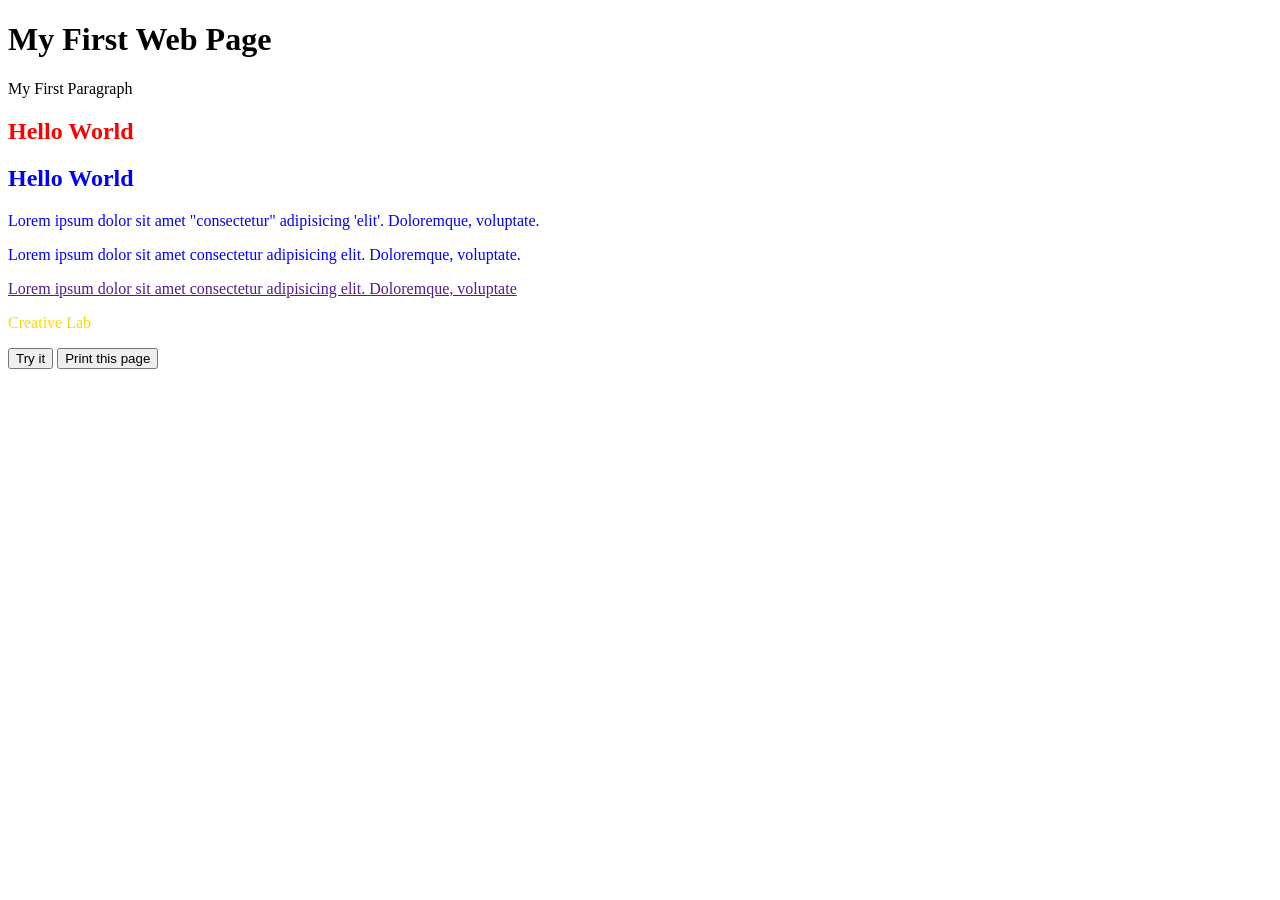
<file: forget.html>
<!doctype html>
<html lang="en">
	<head>
		<meta charset="UTF-8" />
		<meta name="viewport" content="width=device-width, initial-scale=1.0" />
		<title>Document</title>
	</head>
	<body>
		<h1>My First Web Page</h1>
		<p>My First Paragraph</p>

		<p id="demo" style="color: blue">Testing page</p>
		<p id="name" style="color: gold">Abdulsalam</p>

		<button type="button" onclick="document.write(5 + 6)">Try it</button>

		<button onclick="window.print()">Print this page</button>

		<script>
			document.getElementById('demo').innerHTML = `<div>
                <h2 style="color: red;">Hello World</h2>
                <h2 class="title">Hello World</h2>
                <p>Lorem ipsum dolor sit amet "consectetur" adipisicing 'elit'. Doloremque, voluptate.</p><p>Lorem ipsum dolor sit amet consectetur adipisicing elit. Doloremque, voluptate.</p>
                <a href="">Lorem ipsum dolor sit amet consectetur adipisicing elit. Doloremque, voluptate
                    </div>`;

			document.getElementById('name').innerText = 'Creative Lab';

			// document.write(5 + 6);
			// alert('welcome to creative lab');
			console.log('hello world');

			// variables
			let age = 25;
			let name = 'Creative Lab';
			let Name = 'Abdulsalam';
            const student = 'John';

			console.log(age);
			console.log(name);

			let balance = 1000;
			let withdraw = 200;
			let deposit = 500;
			// let newBalance = balance + deposit;
			// let newBalance = balance - withdraw + deposit;

			// Expression
			let newBalance = balance - withdraw + deposit;

			console.log(newBalance);

			// let sum = age + 10;
			// console.log(sum);

			if (age > 18) {
				console.log('You are an adult');
			} else {
				console.log('You are a minor');
			}

			 age = 50;
			console.log(age);
            // student = "Jane";
            name = "Eze"

			// student = "john";
		</script>
	</body>
</html>
</file>
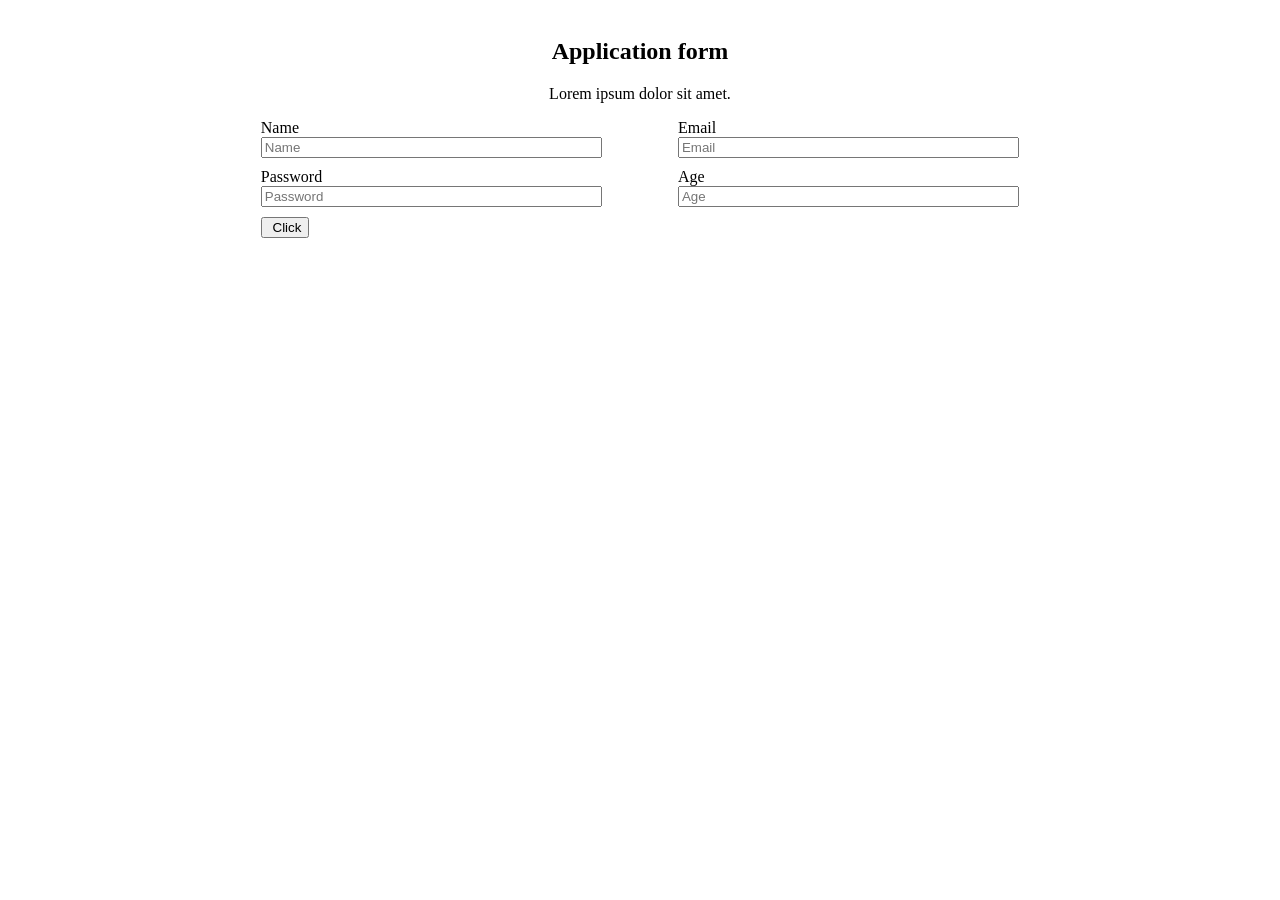
<file: form.html>
<!doctype html>
<html lang="en">
	<head>
		<meta charset="UTF-8" />
		<meta name="viewport" content="width=device-width, initial-scale=1.0" />
		<title>Document</title>
		<link rel="stylesheet" href="form.css" />
	</head>
	<body>
		<form>
			<div class="title-container">
				<h2>Application form</h2>
				<p>Lorem ipsum dolor sit amet.</p>
			</div>
			<div class="form-group">
				<div class="form-field">
					<label for="username">Name</label>
					<input type="text" placeholder="Name" id="username" name="name" />
				</div>

				<div class="form-field">
					<label for="email">Email</label>
					<input type="email" placeholder="Email" id="email" name="email" />
				</div>
			</div>
			<div class="form-group">
				<div class="form-field">
					<label for="password">Password</label>
					<input
						type="password"
						placeholder="Password"
						id="password"
						name="password"
						min="5"
						max="16"
						required
					/>
				</div>

				<div class="form-field">
					<label for="age">Age</label>
					<input type="number" placeholder="Age" id="age" name="age" />
				</div>
			</div>
			<input type="submit" value=" Click" />
		</form>
	</body>
</html>
</file>
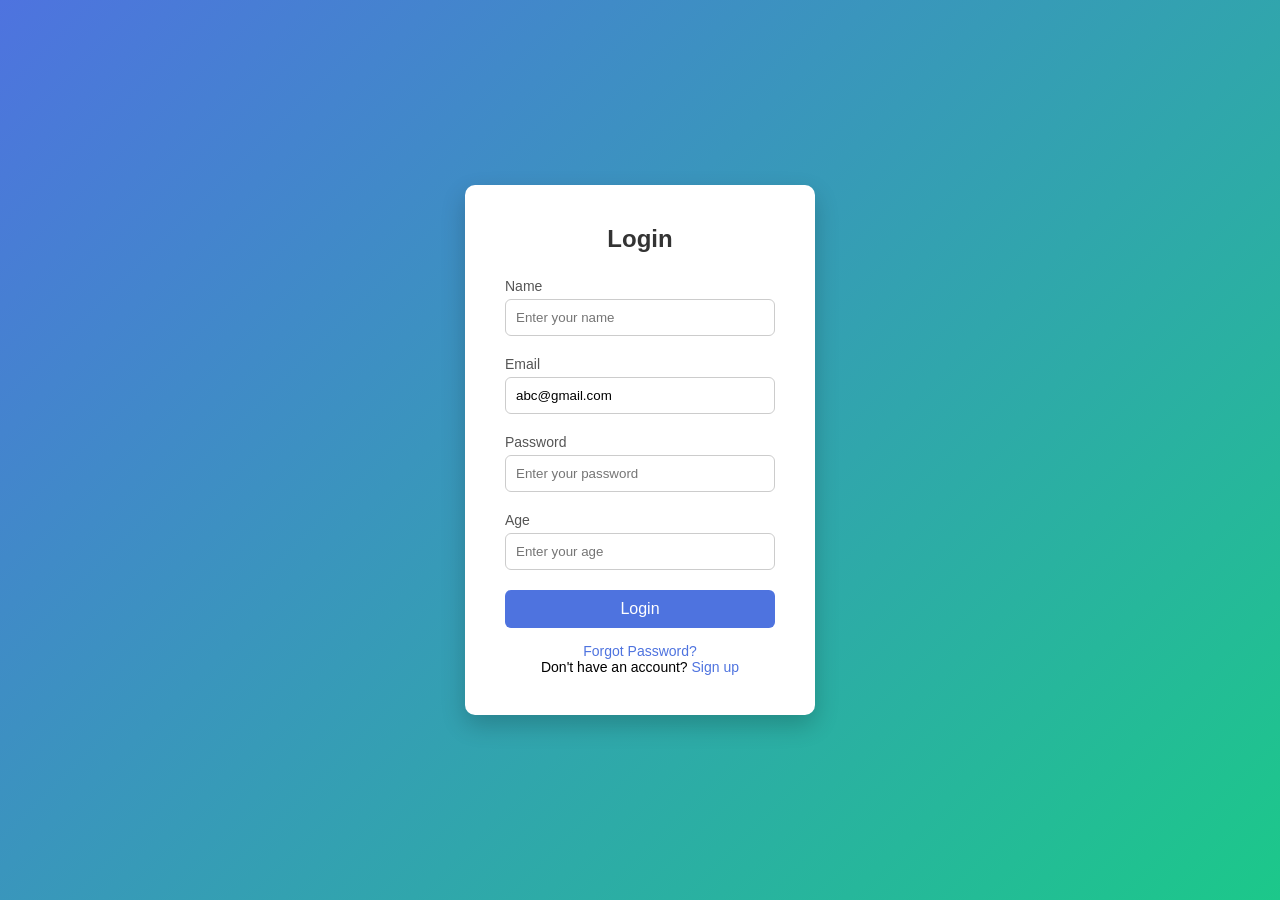
<file: login.html>
<!doctype html>
<html lang="en">
	<head>
		<meta charset="UTF-8" />
		<title>Login Page</title>
		<meta name="viewport" content="width=device-width, initial-scale=1.0" />
		<!-- interenal css -->
		<style>
			* {
				margin: 0;
				padding: 0;
				box-sizing: border-box;
				font-family: Arial, sans-serif;
			}

			body {
				height: 100vh;
				display: flex;
				justify-content: center;
				align-items: center;
				background: linear-gradient(135deg, #4e73df, #1cc88a);
			}

			.login-container {
				background: #fff;
				padding: 40px;
				width: 350px;
				border-radius: 10px;
				box-shadow: 0 10px 25px rgba(0, 0, 0, 0.2);
			}

			.login-container h2 {
				text-align: center;
				margin-bottom: 25px;
				color: #333;
			}

			.input-group {
				margin-bottom: 20px;
			}

			.input-group label {
				display: block;
				margin-bottom: 5px;
				font-size: 14px;
				color: #555;
			}

			.input-group input {
				width: 100%;
				padding: 10px;
				border-radius: 6px;
				border: 1px solid #ccc;
				outline: none;
				transition: 0.3s;
			}

			.input-group input:focus {
				border-color: #4e73df;
				box-shadow: 0 0 5px rgba(78, 115, 223, 0.3);
			}

			.login-btn {
				width: 100%;
				padding: 10px;
				border: none;
				border-radius: 6px;
				background: #4e73df;
				color: #fff;
				font-size: 16px;
				cursor: pointer;
				transition: 0.3s;
			}

			.login-btn:hover {
				background: #2e59d9;
			}

			.extra-links {
				text-align: center;
				margin-top: 15px;
				font-size: 14px;
			}

			.extra-links a {
				text-decoration: none;
				color: #4e73df;
			}

			.extra-links a:hover {
				text-decoration: underline;
			}
			.hidden {
				display: none;
			}
			.text {
				padding: 20px 0;
			}
		</style>
	</head>

	<body>
		<div class="login-container">
			<h2>Login</h2>

			<form id="form">
				<div class="input-group">
					<label>Name</label>
					<input
						id="name"
						type="name"
						class="namestyle inputstyle"
						placeholder="Enter your name"
						required
					/>
				</div>
				<div class="input-group">
					<label>Email</label>
					<input
						id="email"
						type="email"
						class="emailstyle inputstyle"
						placeholder="Enter your email"
						required
						value="abc@gmail.com"
					/>
				</div>

				<div class="input-group">
					<label>Password</label>
					<input
						id="password"
						type="password"
						placeholder="Enter your password"
						required
					/>
				</div>

				<div class="input-group">
					<label>Age</label>
					<input id="age" type="number" placeholder="Enter your age" required />
				</div>

				<button id="submitbtn" type="submit" class="login-btn">Login</button>

				<div class="extra-links">
					<p><a href="#">Forgot Password?</a></p>
					<p>Don't have an account? <a href="#">Sign up</a></p>
				</div>
			</form>

			<div id="card" class="hidden">
				<h2>Welcome back</h2>
				<p>Name: <span id="nameOutput"></span></p>
				<p>Email: <span id="emailOutput"></span></p>
				<p>Age: <span id="ageOutput"></span></p>
				<p class="text">Password: <span id="passwordOutput"></span></p>

				<button id="logoutbtn" class="login-btn">Logout</button>
			</div>
		</div>
		<script>
			// get elements
			const button = document.getElementById('submitbtn');
			const logoutbtn = document.getElementById('logoutbtn');
			const email = document.getElementById('email');
			const password = document.getElementById('password');
			const age = document.getElementById('age');
			const name = document.getElementById('name');

			// get outPuts elements

			const nameOutput = document.getElementById('nameOutput');
			const emailOutput = document.getElementById('emailOutput');
			const ageOutput = document.getElementById('ageOutput');
			const passwordOutput = document.getElementById('passwordOutput');

			// get card and form
			const card = document.getElementById('card');
			const form = document.getElementById('form');

			// console.log(button);
			// console.log(email);
			// console.log(password);

			// get values
			// const emailClass = email.classList;
			// const emailId = email.id;
			// console.log("emailClass", emailClass);

			// console.log(emailValue, passwordValue, ageValue);

			// add event listener
			button.addEventListener('click', (e) => {
				e.preventDefault();
				const emailValue = email.value;
				const passwordValue = password.value;
				const ageValue = age.value;
				const nameValue = name.value;

				// console.log(nameValue, emailValue, passwordValue, ageValue);
				// Validation

				if (!nameValue || !emailValue || !passwordValue || !ageValue) {
					alert('Please fill all the fields');
					return;
				}

				// show card
				card.classList.remove('hidden');
				form.classList.add('hidden');

				// set values
				nameOutput.textContent = nameValue;
				emailOutput.textContent = emailValue;
				ageOutput.textContent = ageValue;
				passwordOutput.textContent = passwordValue;
			});

			logoutbtn.addEventListener('click', () => {
				card.classList.add('hidden');
				form.classList.remove('hidden');
			});

			// functions

			// const balance = 1000;
			// const account = 300;

			// const creditWallet = (a, b) => {
			// 	return a + b;
			// };

			// const newBalance = creditWallet(balance, account);

			// console.log(newBalance);
		</script>
	</body>
</html>

<!-- Data types -->

<!-- strings
numbers
booleans
null
undefined -->

<!-- user only login and access thier information -->
<!-- admin: access all information -->

<!-- Authentication = checking if the user exist in data base
 Authorization = checking if user has permission to access a resource
-->

<!-- 
Assignment

CSS topics
display


html topics
form 
input attributes


javascrpit topics

DOM
Events
methods

-->
</file>
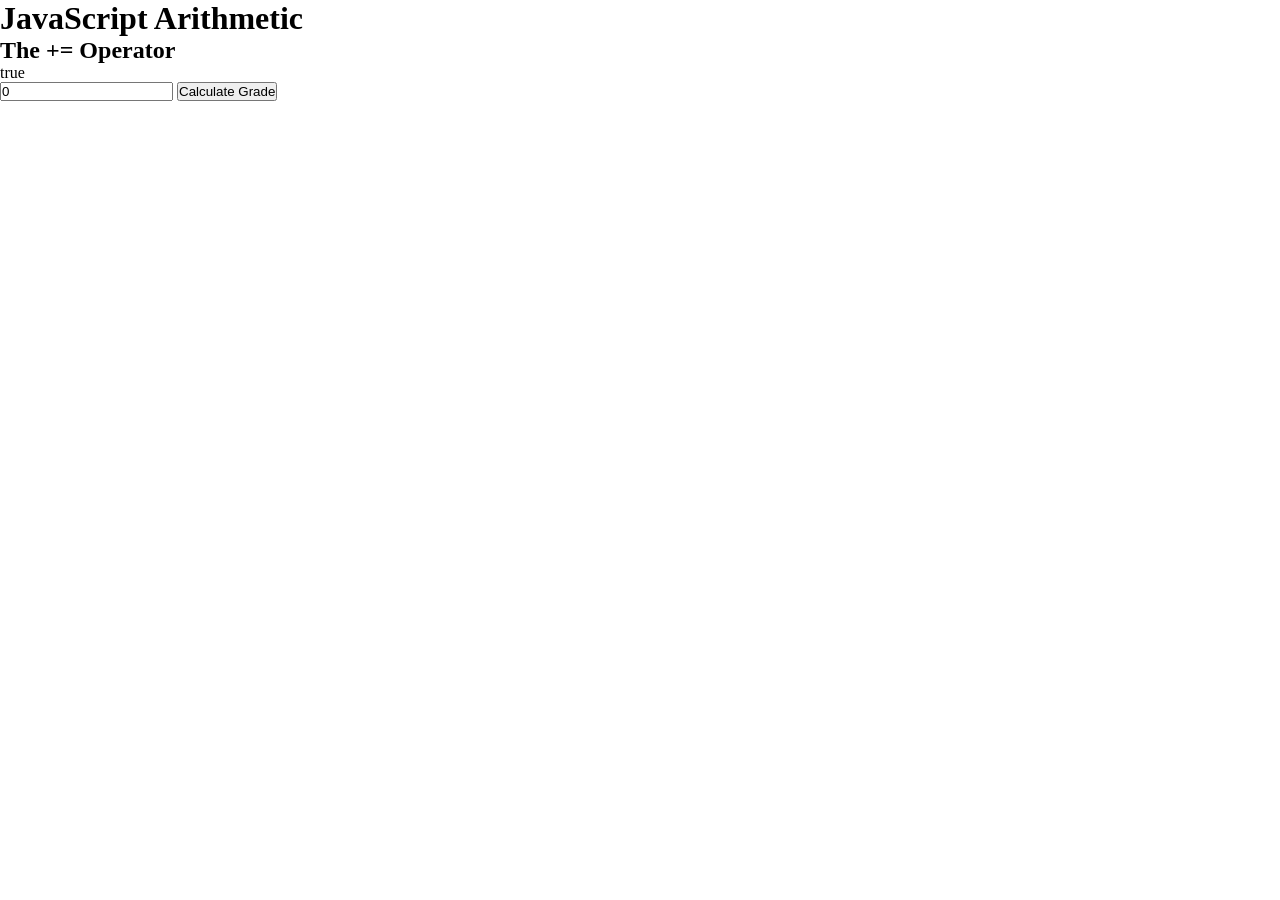
<file: new-passwor.html>
<!doctype html>
<html>
	<style>
		* {
			margin: 0;
			padding: 0;
			box-sizing: border-box;
		}
		.gradeA {
			color: green;
		}
		.gradeB {
			color: blue;
		}
		.gradeC {
			color: orange;
		}
		.gradeD {
			color: yellow;
		}
		.gradeF {
			color: red;
		}
	</style>
	<!-- <script src="./forget.js"></script>
	<link rel="stylesheet" href="style.css"> -->
	<body>
		<h1>JavaScript Arithmetic</h1>
		<h2>The += Operator</h2>

		<p id="demo"></p>

		<input
			type="number"
			name="score"
			id="score"
			value="0"
			placeholder="Enter student score"
		/>
		<button onclick="calculateGrade()">Calculate Grade</button>
		<p id="result" class="gradeF"></p>

		<script>
			//var balance = 10;
			//let credit = 500
			//balance += credit;
			//balance = balance + credit;

			const accountA = '200';
			const accountB = '200';
			const accountC = '100';

			//strict equality (values and types)
			//const isTheSame = accountA === accountB

			//double equality (values only)
			// const isTheSame = accountA == accountB

			// const allTheSame = accountA === accountB && accountB === accountC;
			const AISB = accountA === accountB;
			const BISC = accountB != accountC;
			const allTheSame = AISB === BISC;

			document.getElementById('demo').innerHTML = allTheSame;

			// if else condition
			// let balance = 1000;
			// let withdraw = 200;

			// if (balance < withdraw) {
			// 	console.log('Insufficient funds');
			// } else {
			// 	balance -= withdraw;
			// 	console.log('You can withdraw');
			// }
			// console.log('Balance: ' + balance);

			// Student Score Grade
			// let score = 74;
			const calculateGrade = () => {
				let score = document.getElementById('score').value;
					document.getElementById('result').classList.remove('gradeA');

				if (score >= 90 && score <= 100) {
					document.getElementById('result').innerHTML = 'Grade: A';
					document.getElementById('result').classList.add('gradeA');
					// console.log('Grade: A');
				} else if (score >= 80 && score <= 89) {
					document.getElementById('result').innerHTML = 'Grade: B';
					document.getElementById('result').classList.add('gradeB');
					// console.log('Grade: B');
				} else if (score >= 70 && score <= 79) {
					// console.log('Grade: C');
					document.getElementById('result').innerHTML = 'Grade: C';
					document.getElementById('result').classList.add('gradeC');
				} else if (score >= 60 && score <= 69) {
					// console.log('Grade: D');
					document.getElementById('result').innerHTML = 'Grade: D';
					document.getElementById('result').classList.add('gradeD');
				} else if (score >= 0 && score < 60) {
					console.log('Grade: F');
					document.getElementById('result').innerHTML = 'Grade: F';
					document.getElementById('result').classList.add('gradeF');
				} else {
					document.getElementById('result').innerHTML = 'Invalid score';
					document.getElementById('result').classList.add('gradeF');
					// console.log('Invalid score');
				}
			};
		</script>
	</body>
</html>
</file>
<file: form.css>
.title-container {
			text-align: center;
		}
		form {
			/* border: 1px black solid; */
			width: 60%;
			margin: 0 auto;
            padding: 10px;
            border-radius: 10px;
		}
		.form-group {
			display: flex;
			justify-content: space-between;
            margin: 10px 0;
			/* border: 1px rgb(203, 19, 19) solid; */
		}
        .form-field{
            width: 45%;
            display: flex;
            flex-direction: column;
			/* border: 1px rgb(0, 0, 0) solid; */
        }
</file>
